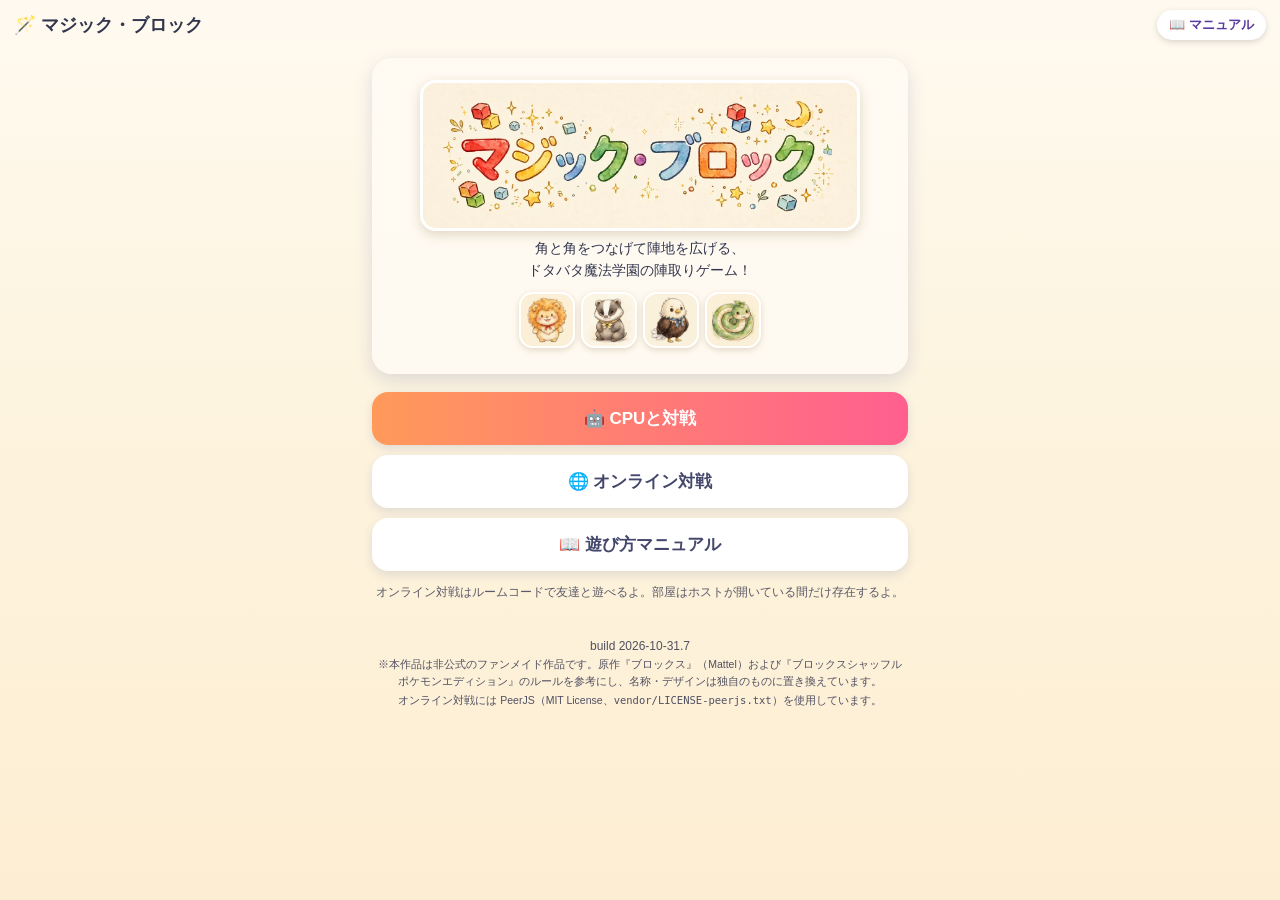
<file: index.html>
<!DOCTYPE html>
<html lang="ja">
<head>
<meta charset="UTF-8">
<meta name="viewport" content="width=device-width, initial-scale=1.0, maximum-scale=1.0, user-scalable=no">
<title>マジック・ブロック</title>
<link rel="stylesheet" href="css/style.css">
</head>
<body class="theme-normal">
<header class="app-header">
  <div class="logo">🪄 マジック・ブロック</div>
  <a class="manual-link" href="manual.html" target="_blank" rel="noopener">📖 マニュアル</a>
</header>

<main>
  <!-- ホーム -->
  <section id="screen-home" class="screen">
    <div class="title-card">
      <img id="title-logo" class="title-logo" alt="マジック・ブロック">
      <p class="tagline">角と角をつなげて陣地を広げる、<br>ドタバタ魔法学園の陣取りゲーム！</p>
      <div class="mascot-row"><img data-partner="lion" alt="ライオン"><img data-partner="badger" alt="アナグマ"><img data-partner="eagle" alt="ワシ"><img data-partner="snake" alt="ヘビ"></div>
    </div>
    <button id="btn-show-setup" class="big-btn primary">🤖 CPUと対戦</button>
    <button id="btn-show-online" class="big-btn">🌐 オンライン対戦</button>
    <a class="big-btn link-btn" href="manual.html" target="_blank" rel="noopener">📖 遊び方マニュアル</a>
    <p class="note">オンライン対戦はルームコードで友達と遊べるよ。部屋はホストが開いている間だけ存在するよ。</p>
  </section>

  <!-- オンライン：作成／参加 -->
  <section id="screen-online" class="screen" hidden>
    <h2>🌐 オンライン対戦</h2>
    <div class="field">
      <label>あなたの名前</label>
      <input type="text" id="online-name" maxlength="10" placeholder="名前を入力">
    </div>
    <div class="field">
      <label>部屋を作る</label>
      <button id="btn-create-room" class="big-btn primary">🏠 部屋を作る</button>
      <p class="note">作るとルームコードが発行されるよ。友達にコードを教えてね。</p>
    </div>
    <div class="field">
      <label>部屋に参加する</label>
      <input type="text" id="online-code" maxlength="6" placeholder="ルームコード（4〜6文字）" class="code-input">
      <button id="btn-join-room" class="big-btn">🚪 コードで参加する</button>
    </div>
    <p id="online-status" class="note"></p>
    <button id="btn-online-back" class="big-btn">もどる</button>
  </section>

  <!-- オンライン：ロビー -->
  <section id="screen-lobby" class="screen" hidden>
    <h2>🏠 オンラインロビー</h2>
    <div class="field" style="text-align:center">
      <div>ルームコード</div>
      <div id="lobby-code" class="room-code">-----</div>
      <p class="note" id="lobby-phase-note">友達にコードを教えて、集まるのを待ってね。</p>
    </div>
    <div class="field">
      <label>参加メンバー</label>
      <div id="lobby-members"></div>
    </div>
    <div class="field" id="lobby-host-controls" hidden>
      <label>ホスト操作</label>
      <div id="lobby-cpu-row">
        <div class="seg" id="seg-cpu-level">
          <button data-v="1">CPU よわい</button>
          <button data-v="2" class="on">CPU ふつう</button>
          <button data-v="3">CPU つよい</button>
        </div>
        <button id="btn-add-cpu" class="big-btn">🤖 CPUを追加</button>
      </div>
      <button id="btn-begin-select" class="big-btn primary">🎭 キャラ選択をはじめる</button>
      <div id="lobby-start-row" hidden>
        <div class="seg" id="seg-online-mode">
          <button data-v="normal" class="on">🏫 通常モード</button>
          <button data-v="wizard">🧙 魔法使いモード</button>
        </div>
        <button id="btn-start-game" class="big-btn primary">⚔️ 対戦開始！</button>
      </div>
    </div>
    <div class="field" id="lobby-guest-controls" hidden>
      <button id="btn-lobby-select" class="big-btn primary" hidden>🎭 キャラ・相棒を選ぶ</button>
      <p class="note" id="lobby-guest-note">ホストの操作を待っているよ…</p>
    </div>
    <p id="lobby-msg" class="note"></p>
    <button id="btn-lobby-leave" class="big-btn">部屋を出る</button>
  </section>

  <!-- 対戦設定 -->
  <section id="screen-setup" class="screen" hidden>
    <h2>対戦の設定</h2>
    <div class="field">
      <label>プレイヤー数</label>
      <div class="seg" id="seg-count">
        <button data-v="2">2人</button>
        <button data-v="3">3人</button>
        <button data-v="4" class="on">4人</button>
      </div>
    </div>
    <div class="field">
      <label>モード</label>
      <div class="seg" id="seg-mode">
        <button data-v="normal" class="on">🏫 通常モード</button>
        <button data-v="wizard">🧙 魔法使いモード</button>
      </div>
    </div>
    <div class="field">
      <label>CPUのつよさ</label>
      <div class="seg" id="seg-level">
        <button data-v="1">よわい</button>
        <button data-v="2" class="on">ふつう</button>
        <button data-v="3">つよい</button>
      </div>
    </div>
    <div class="field">
      <label>参加メンバー</label>
      <div id="seat-list"></div>
      <p class="note">「人間」にすると、この端末で交代しながら操作できるよ。</p>
    </div>
    <button id="btn-to-select" class="big-btn primary">キャラ選択へ ▶</button>
    <button id="btn-setup-back" class="big-btn">もどる</button>
  </section>

  <!-- キャラ選択 -->
  <section id="screen-select" class="screen" hidden>
    <h2 id="select-title">キャラ選択</h2>
    <p id="select-progress" class="note"></p>
    <div id="select-body"></div>
    <button id="btn-select-back" class="big-btn">設定にもどる</button>
  </section>

  <!-- 対戦 -->
  <section id="screen-game" class="screen" hidden>
    <div id="turn-banner"></div>
    <div id="players-strip"></div>
    <div id="board-wrap"><div id="board"></div></div>
    <div id="cards-area"></div>
    <div id="target-area" hidden></div>
    <div id="hand-area">
      <div id="hand-title"></div>
      <div id="hand-pieces"></div>
      <div id="piece-controls" hidden>
        <button id="btn-rotate">↻ 回転</button>
        <button id="btn-flip">⇋ 反転</button>
        <button id="btn-confirm" class="primary">✔ 決定</button>
        <button id="btn-cancel">やめる</button>
      </div>
    </div>
    <div id="turn-actions">
      <button id="btn-pass">パスする</button>
      <span id="msg"></span>
    </div>
    <div id="log"></div>
    <button id="btn-quit" class="big-btn">対戦をやめてホームへ</button>
  </section>

  <!-- 結果 -->
  <section id="screen-result" class="screen" hidden>
    <h2>🎉 結果発表</h2>
    <div id="winner-banner"></div>
    <div id="result-table"></div>
    <button id="btn-rematch" class="big-btn primary">🔁 同じメンバーでもう一度</button>
    <button id="btn-home" class="big-btn">ホームへ</button>
  </section>
</main>

<footer>
  <p>build 2026-10-31.7</p>
  <p class="fanmade">※本作品は非公式のファンメイド作品です。原作『ブロックス』（Mattel）および『ブロックスシャッフル ポケモンエディション』のルールを参考にし、名称・デザインは独自のものに置き換えています。</p>
  <p class="fanmade">オンライン対戦には PeerJS（MIT License、<code>vendor/LICENSE-peerjs.txt</code>）を使用しています。</p>
</footer>

<script src="js/pieces.js"></script>
<script src="js/logic.js"></script>
<script src="js/state.js"></script>
<script src="js/cpu.js"></script>
<script src="js/placeui.js"></script>
<script src="vendor/peerjs.min.js"></script>
<script src="js/net.js"></script>
<script src="js/session.js"></script>
<script src="js/assets.js"></script>
<script src="js/ui.js"></script>
</body>
</html>
</file>
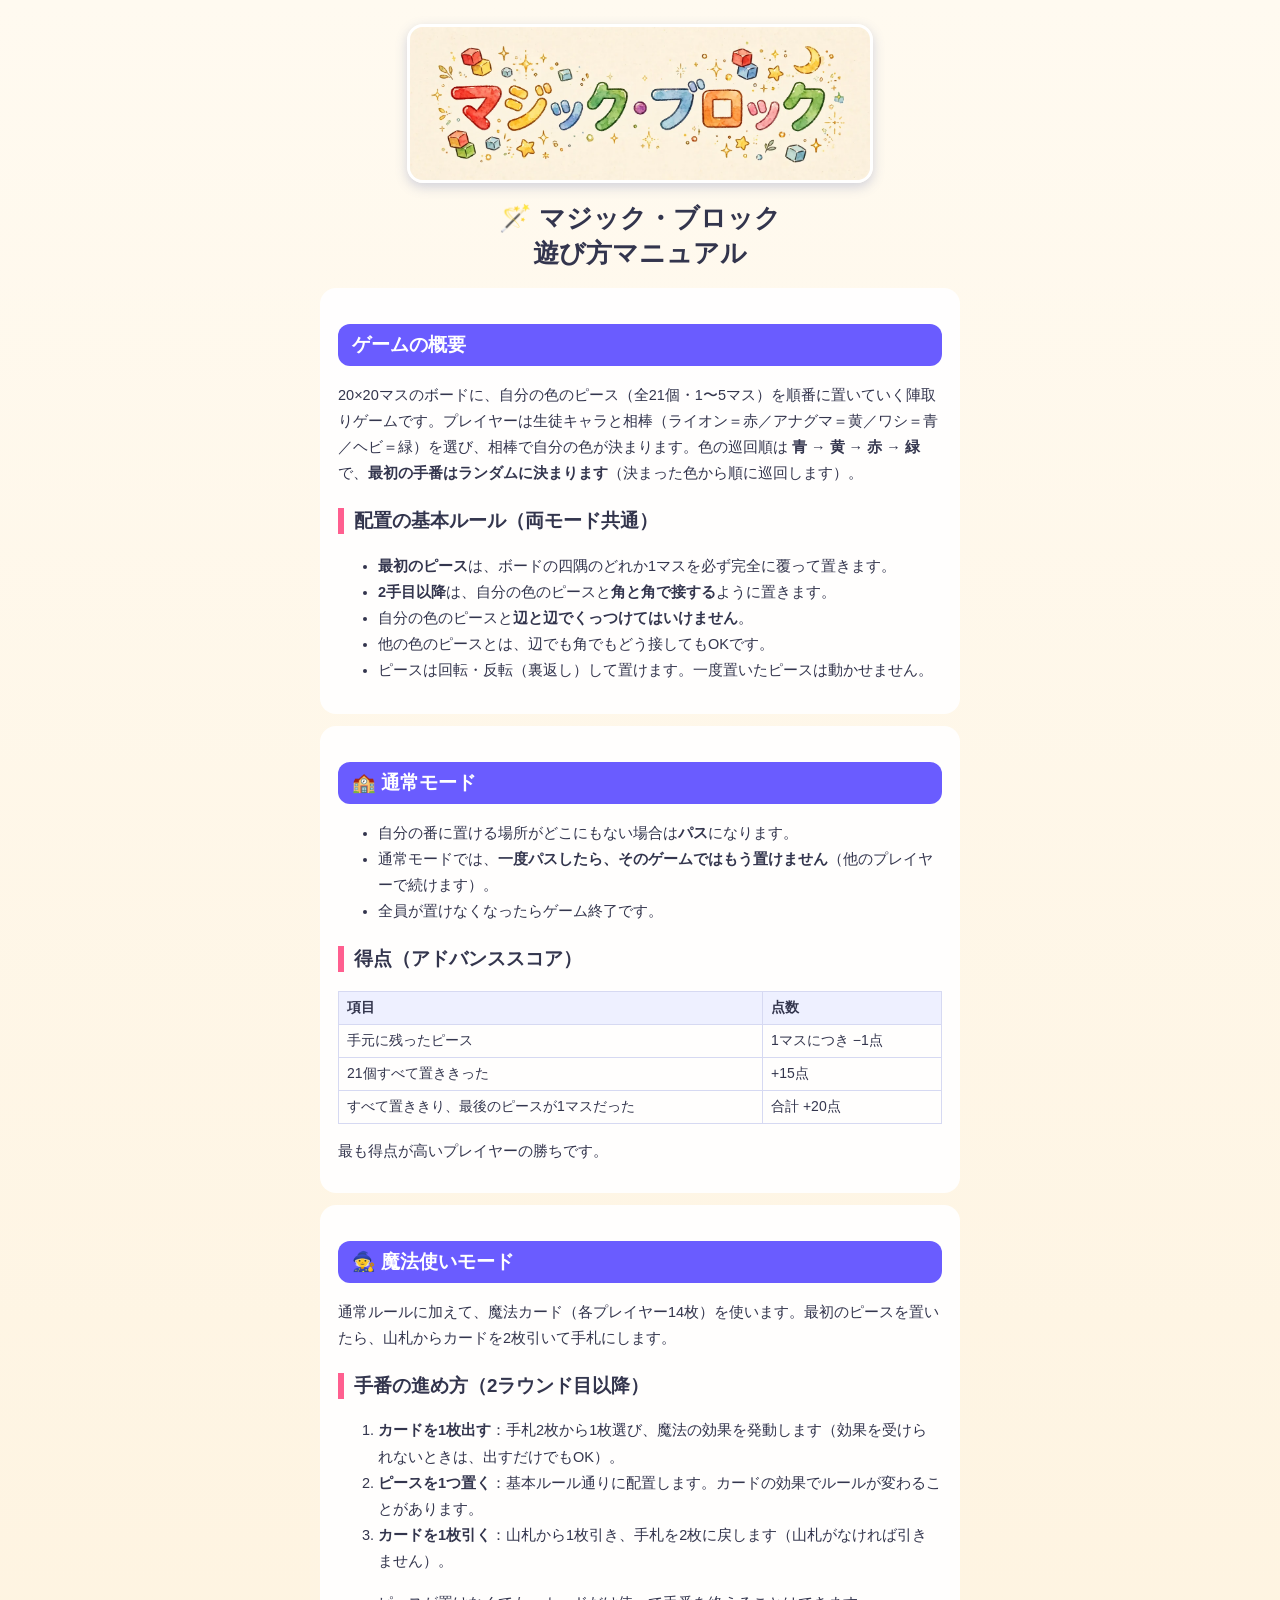
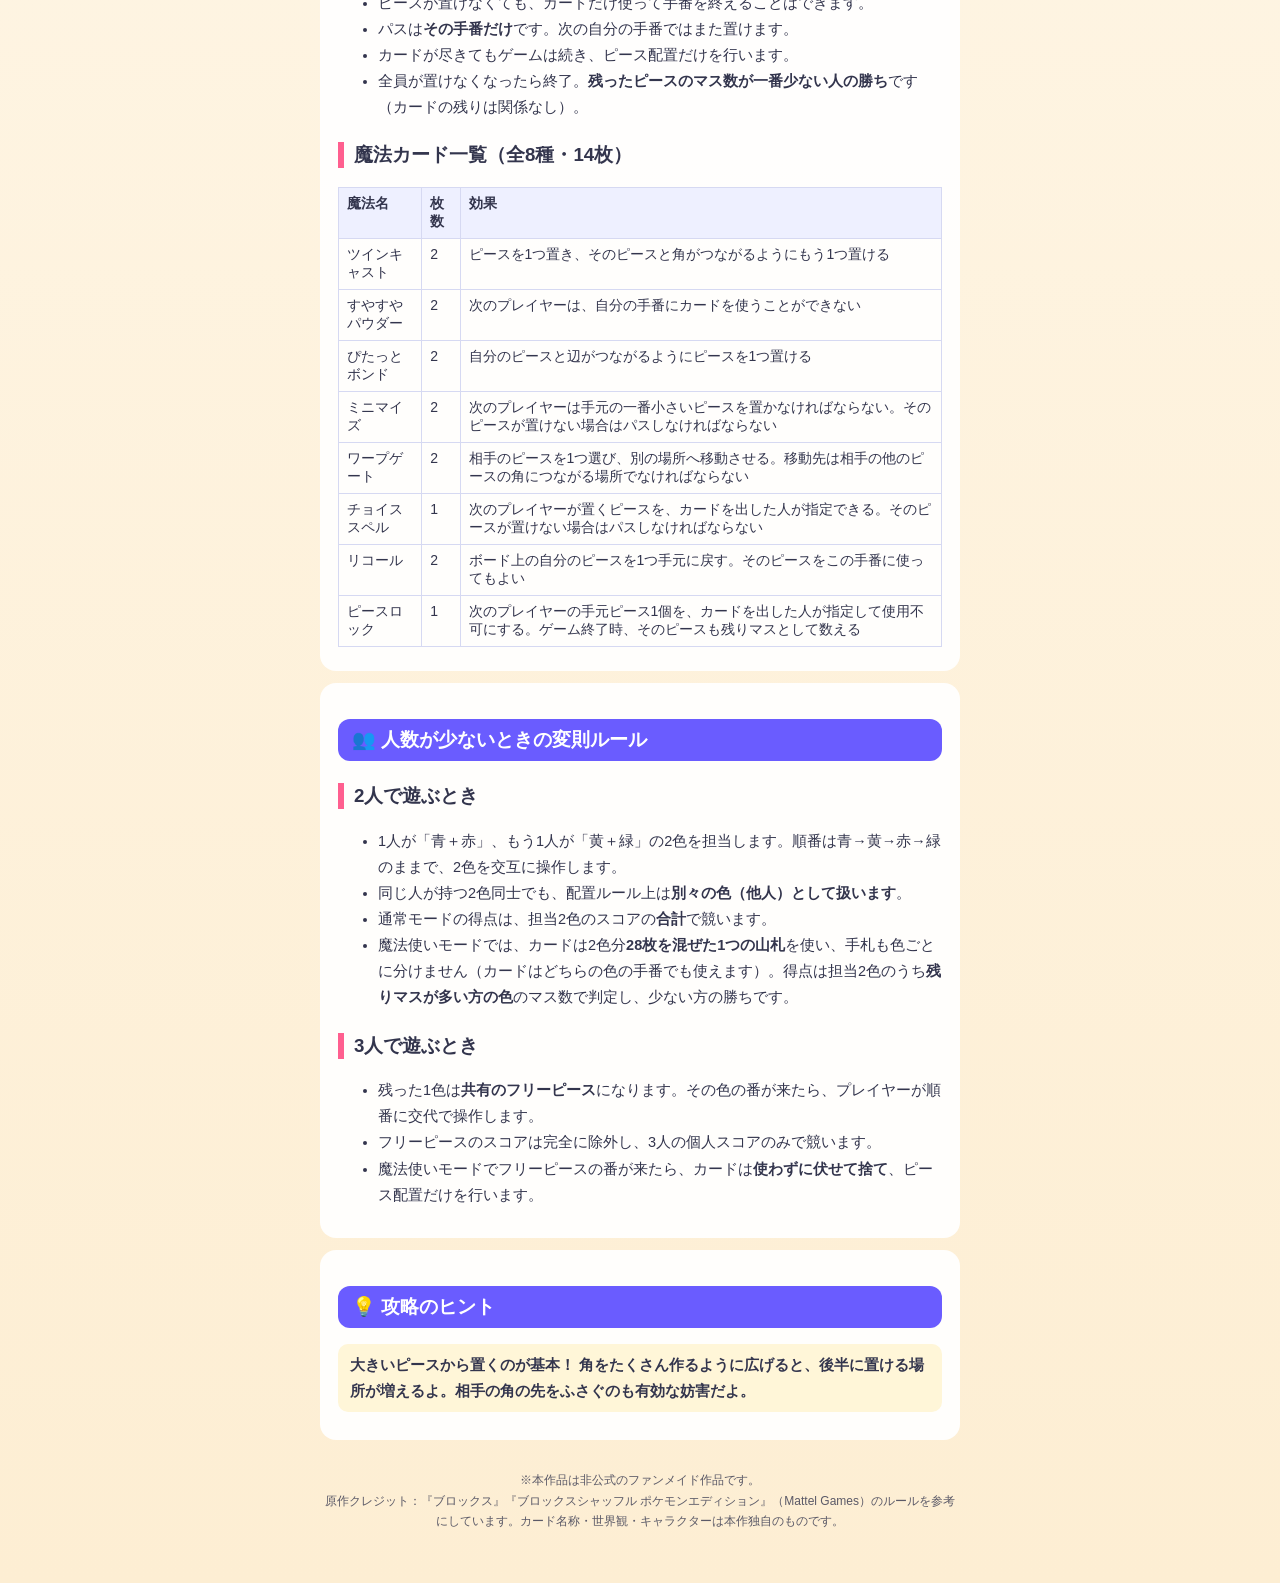
<file: manual.html>
<!DOCTYPE html>
<html lang="ja">
<head>
<meta charset="UTF-8">
<meta name="viewport" content="width=device-width, initial-scale=1.0">
<title>遊び方マニュアル｜マジック・ブロック</title>
<style>
  body { font-family: "Hiragino Maru Gothic ProN", "Hiragino Sans", "Noto Sans JP", sans-serif;
         background: linear-gradient(180deg, #fffaf0, #fdeed3); color: #33354d; margin: 0; }
  main { max-width: 640px; margin: 0 auto; padding: 20px 16px 40px; }
  h1 { text-align: center; font-size: 26px; }
  h2 { background: #6a5cff; color: #fff; border-radius: 12px; padding: 8px 14px; font-size: 19px; margin-top: 30px; }
  h3 { border-left: 6px solid #ff5f8f; padding-left: 10px; margin-top: 22px; }
  section { background: rgba(255,255,255,.92); border-radius: 16px; padding: 6px 18px 14px; margin: 12px 0; }
  table { width: 100%; border-collapse: collapse; font-size: 14px; margin: 10px 0; }
  th, td { border: 1px solid #d6d9f2; padding: 7px 8px; text-align: left; vertical-align: top; }
  th { background: #eef0ff; }
  li, p { line-height: 1.8; font-size: 14.5px; }
  .point { background: #fff6d8; border-radius: 10px; padding: 8px 12px; font-weight: 700; }
  .manual-logo { display: block; width: 100%; max-width: 460px; margin: 4px auto 12px; border-radius: 16px; border: 3px solid #fff; box-shadow: 0 4px 12px rgba(70,90,160,.25); }
  .credit { font-size: 12px; opacity: .8; text-align: center; margin-top: 30px; line-height: 1.7; }
</style>
</head>
<body>
<main>
  <img id="manual-logo" class="manual-logo" alt="マジック・ブロック">
  <h1>🪄 マジック・ブロック<br>遊び方マニュアル</h1>

  <section>
    <h2>ゲームの概要</h2>
    <p>20×20マスのボードに、自分の色のピース（全21個・1〜5マス）を順番に置いていく陣取りゲームです。プレイヤーは生徒キャラと相棒（ライオン＝赤／アナグマ＝黄／ワシ＝青／ヘビ＝緑）を選び、相棒で自分の色が決まります。色の巡回順は <strong>青 → 黄 → 赤 → 緑</strong> で、<strong>最初の手番はランダムに決まります</strong>（決まった色から順に巡回します）。</p>
    <h3>配置の基本ルール（両モード共通）</h3>
    <ul>
      <li><strong>最初のピース</strong>は、ボードの四隅のどれか1マスを必ず完全に覆って置きます。</li>
      <li><strong>2手目以降</strong>は、自分の色のピースと<strong>角と角で接する</strong>ように置きます。</li>
      <li>自分の色のピースと<strong>辺と辺でくっつけてはいけません</strong>。</li>
      <li>他の色のピースとは、辺でも角でもどう接してもOKです。</li>
      <li>ピースは回転・反転（裏返し）して置けます。一度置いたピースは動かせません。</li>
    </ul>
  </section>

  <section>
    <h2>🏫 通常モード</h2>
    <ul>
      <li>自分の番に置ける場所がどこにもない場合は<strong>パス</strong>になります。</li>
      <li>通常モードでは、<strong>一度パスしたら、そのゲームではもう置けません</strong>（他のプレイヤーで続けます）。</li>
      <li>全員が置けなくなったらゲーム終了です。</li>
    </ul>
    <h3>得点（アドバンススコア）</h3>
    <table>
      <tr><th>項目</th><th>点数</th></tr>
      <tr><td>手元に残ったピース</td><td>1マスにつき −1点</td></tr>
      <tr><td>21個すべて置ききった</td><td>+15点</td></tr>
      <tr><td>すべて置ききり、最後のピースが1マスだった</td><td>合計 +20点</td></tr>
    </table>
    <p>最も得点が高いプレイヤーの勝ちです。</p>
  </section>

  <section>
    <h2>🧙 魔法使いモード</h2>
    <p>通常ルールに加えて、魔法カード（各プレイヤー14枚）を使います。最初のピースを置いたら、山札からカードを2枚引いて手札にします。</p>
    <h3>手番の進め方（2ラウンド目以降）</h3>
    <ol>
      <li><strong>カードを1枚出す</strong>：手札2枚から1枚選び、魔法の効果を発動します（効果を受けられないときは、出すだけでもOK）。</li>
      <li><strong>ピースを1つ置く</strong>：基本ルール通りに配置します。カードの効果でルールが変わることがあります。</li>
      <li><strong>カードを1枚引く</strong>：山札から1枚引き、手札を2枚に戻します（山札がなければ引きません）。</li>
    </ol>
    <ul>
      <li>ピースが置けなくても、カードだけ使って手番を終えることはできます。</li>
      <li>パスは<strong>その手番だけ</strong>です。次の自分の手番ではまた置けます。</li>
      <li>カードが尽きてもゲームは続き、ピース配置だけを行います。</li>
      <li>全員が置けなくなったら終了。<strong>残ったピースのマス数が一番少ない人の勝ち</strong>です（カードの残りは関係なし）。</li>
    </ul>
    <h3>魔法カード一覧（全8種・14枚）</h3>
    <table>
      <tr><th>魔法名</th><th>枚数</th><th>効果</th></tr>
      <tr><td>ツインキャスト</td><td>2</td><td>ピースを1つ置き、そのピースと角がつながるようにもう1つ置ける</td></tr>
      <tr><td>すやすやパウダー</td><td>2</td><td>次のプレイヤーは、自分の手番にカードを使うことができない</td></tr>
      <tr><td>ぴたっとボンド</td><td>2</td><td>自分のピースと辺がつながるようにピースを1つ置ける</td></tr>
      <tr><td>ミニマイズ</td><td>2</td><td>次のプレイヤーは手元の一番小さいピースを置かなければならない。そのピースが置けない場合はパスしなければならない</td></tr>
      <tr><td>ワープゲート</td><td>2</td><td>相手のピースを1つ選び、別の場所へ移動させる。移動先は相手の他のピースの角につながる場所でなければならない</td></tr>
      <tr><td>チョイススペル</td><td>1</td><td>次のプレイヤーが置くピースを、カードを出した人が指定できる。そのピースが置けない場合はパスしなければならない</td></tr>
      <tr><td>リコール</td><td>2</td><td>ボード上の自分のピースを1つ手元に戻す。そのピースをこの手番に使ってもよい</td></tr>
      <tr><td>ピースロック</td><td>1</td><td>次のプレイヤーの手元ピース1個を、カードを出した人が指定して使用不可にする。ゲーム終了時、そのピースも残りマスとして数える</td></tr>
    </table>
  </section>

  <section>
    <h2>👥 人数が少ないときの変則ルール</h2>
    <h3>2人で遊ぶとき</h3>
    <ul>
      <li>1人が「青＋赤」、もう1人が「黄＋緑」の2色を担当します。順番は青→黄→赤→緑のままで、2色を交互に操作します。</li>
      <li>同じ人が持つ2色同士でも、配置ルール上は<strong>別々の色（他人）として扱います</strong>。</li>
      <li>通常モードの得点は、担当2色のスコアの<strong>合計</strong>で競います。</li>
      <li>魔法使いモードでは、カードは2色分<strong>28枚を混ぜた1つの山札</strong>を使い、手札も色ごとに分けません（カードはどちらの色の手番でも使えます）。得点は担当2色のうち<strong>残りマスが多い方の色</strong>のマス数で判定し、少ない方の勝ちです。</li>
    </ul>
    <h3>3人で遊ぶとき</h3>
    <ul>
      <li>残った1色は<strong>共有のフリーピース</strong>になります。その色の番が来たら、プレイヤーが順番に交代で操作します。</li>
      <li>フリーピースのスコアは完全に除外し、3人の個人スコアのみで競います。</li>
      <li>魔法使いモードでフリーピースの番が来たら、カードは<strong>使わずに伏せて捨て</strong>、ピース配置だけを行います。</li>
    </ul>
  </section>

  <section>
    <h2>💡 攻略のヒント</h2>
    <p class="point">大きいピースから置くのが基本！ 角をたくさん作るように広げると、後半に置ける場所が増えるよ。相手の角の先をふさぐのも有効な妨害だよ。</p>
  </section>

  <p class="credit">※本作品は非公式のファンメイド作品です。<br>
  原作クレジット：『ブロックス』『ブロックスシャッフル ポケモンエディション』（Mattel Games）のルールを参考にしています。カード名称・世界観・キャラクターは本作独自のものです。</p>
</main>
<script src="js/assets.js"></script>
<script>document.getElementById('manual-logo').src = window.MagicAssets.logo;</script>
</body>
</html>
</file>
<file: css/style.css>
/* マジック・ブロック UI スタイル（スマホ前提・ポップで可愛い） */
* { box-sizing: border-box; -webkit-tap-highlight-color: transparent; }
html, body { margin: 0; padding: 0; }
body {
  font-family: "Hiragino Maru Gothic ProN", "Hiragino Sans", "Noto Sans JP", sans-serif;
  color: #33354d;
  min-height: 100vh;
  transition: background 0.4s;
}
body.theme-normal {
  background: linear-gradient(180deg, #fffaf0 0%, #fdf3dd 50%, #fdeed3 100%);
}
body.theme-wizard {
  background:
    radial-gradient(2px 2px at 20% 30%, #fff 60%, transparent 61%),
    radial-gradient(2px 2px at 70% 15%, #ffe9a8 60%, transparent 61%),
    radial-gradient(1.5px 1.5px at 85% 45%, #fff 60%, transparent 61%),
    radial-gradient(1.5px 1.5px at 40% 10%, #fff 60%, transparent 61%),
    radial-gradient(2px 2px at 55% 35%, #ffd1f2 60%, transparent 61%),
    linear-gradient(180deg, #241b4d 0%, #3d2a7a 55%, #5b3a9e 100%);
  color: #f2efff;
}
.app-header {
  display: flex; justify-content: space-between; align-items: center;
  padding: 10px 14px;
}
.logo { font-weight: 900; font-size: 18px; }
.manual-link {
  background: #fff; color: #5b3a9e; text-decoration: none; font-weight: 700;
  padding: 6px 12px; border-radius: 999px; font-size: 13px; box-shadow: 0 2px 6px rgba(0,0,0,.15);
}
main { max-width: 560px; margin: 0 auto; padding: 0 12px 16px; }
.screen h2 { text-align: center; margin: 10px 0 14px; }

/* ホーム */
.title-card {
  background: rgba(255,251,243,.9); border-radius: 20px; padding: 22px 16px;
  text-align: center; box-shadow: 0 6px 18px rgba(70,90,160,.18); margin: 8px 0 18px;
  color: #33354d;
}
.title-card h1 { margin: 6px 0; font-size: 30px; letter-spacing: .04em; }
.title-logo {
  display: block; width: 100%; max-width: 440px; margin: 0 auto 6px;
  border-radius: 16px; border: 3px solid #fff; box-shadow: 0 4px 12px rgba(120,90,40,.22);
}
.title-emoji { font-size: 40px; }
.tagline { margin: 4px 0 10px; line-height: 1.6; font-size: 14px; }
.mascot-row { margin-top: 8px; }
.mascot-row img {
  width: 56px; height: 56px; object-fit: cover; border-radius: 14px; margin: 0 3px;
  border: 2px solid #fff; box-shadow: 0 2px 6px rgba(120,90,40,.22);
}
.big-btn {
  display: block; width: 100%; margin: 10px 0; padding: 15px; font-size: 17px; font-weight: 800;
  border: none; border-radius: 16px; background: #fff; color: #44476b;
  box-shadow: 0 4px 10px rgba(70,90,160,.15); cursor: pointer; text-align: center; text-decoration: none;
}
.big-btn.primary { background: linear-gradient(90deg, #ff9a5a, #ff5f8f); color: #fff; }
.big-btn:disabled { opacity: .55; cursor: not-allowed; }
.big-btn .badge {
  background: #888; color: #fff; font-size: 11px; border-radius: 999px;
  padding: 2px 8px; margin-left: 8px; vertical-align: middle;
}
.note { font-size: 12px; opacity: .8; text-align: center; line-height: 1.6; }

/* 設定 */
.field { background: rgba(255,251,243,.92); border-radius: 16px; padding: 12px 14px; margin: 10px 0; color: #33354d; }
.field label { font-weight: 800; font-size: 14px; display: block; margin-bottom: 8px; }
.seg { display: flex; gap: 8px; flex-wrap: wrap; }
.seg button {
  flex: 1; padding: 10px 6px; border-radius: 12px; border: 2px solid #d6d9f2; background: #fff;
  font-weight: 700; font-size: 15px; cursor: pointer; color: #44476b; min-width: 70px;
}
.seg button.on { background: #6a5cff; border-color: #6a5cff; color: #fff; }
.seat-row { display: flex; gap: 8px; align-items: center; margin: 6px 0; }
.seat-row .seat-label { font-weight: 700; width: 86px; font-size: 14px; }
.seat-row input[type="text"] {
  flex: 1; padding: 9px; border-radius: 10px; border: 2px solid #d6d9f2; font-size: 15px; min-width: 0;
}
.seat-row select { padding: 9px; border-radius: 10px; border: 2px solid #d6d9f2; font-size: 15px; background: #fff; }

/* キャラ選択 */
.choice-grid { display: grid; grid-template-columns: 1fr 1fr; gap: 10px; margin: 12px 0; }
.choice-card {
  background: rgba(255,251,243,.95); border: 3px solid transparent; border-radius: 18px;
  padding: 16px 8px; text-align: center; cursor: pointer; color: #33354d;
  box-shadow: 0 4px 10px rgba(70,90,160,.15); font-size: 15px; font-weight: 700;
}
.choice-card .big-emoji { font-size: 44px; display: block; margin-bottom: 6px; }
.choice-card .choice-img {
  width: 88px; height: 88px; object-fit: cover; display: block; margin: 0 auto 6px;
  border-radius: 14px; border: 2px solid #f3e9d2; box-shadow: 0 2px 6px rgba(120,90,40,.18);
}
.choice-card .forms { font-size: 12px; opacity: .75; font-weight: 400; display: block; margin-top: 4px; }
.choice-card.disabled { opacity: .35; cursor: not-allowed; }
.choice-card.selected { border-color: #ff5f8f; background: #fff0f5; box-shadow: 0 0 0 2px rgba(255,95,143,.35), 0 4px 10px rgba(70,90,160,.15); }
.back-nav { margin: 14px 0 4px; }
.choice-card .color-chip { display: inline-block; width: 14px; height: 14px; border-radius: 4px; vertical-align: -2px; margin-right: 4px; }
.step-title { text-align: center; font-weight: 800; font-size: 17px; margin-top: 6px; }

/* 対戦画面 */
#turn-banner {
  border-radius: 14px; padding: 10px 12px; font-weight: 800; text-align: center;
  background: rgba(255,251,243,.94); color: #33354d; box-shadow: 0 3px 8px rgba(0,0,0,.12);
  font-size: 15px; line-height: 1.5;
}
#turn-banner .sub { font-weight: 400; font-size: 13px; display: block; }
#players-strip { display: flex; gap: 6px; margin: 10px 0; flex-wrap: wrap; }
.p-chip {
  flex: 1; min-width: 70px; background: rgba(255,251,243,.92); color: #33354d; border-radius: 12px;
  padding: 6px 8px; font-size: 12px; line-height: 1.5; border: 3px solid transparent;
}
.p-chip.turn { border-color: #ffb020; }
.p-chip .dot { display: inline-block; width: 11px; height: 11px; border-radius: 3px; margin-right: 4px; vertical-align: -1px; }
.p-chip .pname { font-weight: 800; font-size: 13px; }
.c-blue { background: #3f8cff !important; }
.c-yellow { background: #ffc61a !important; }
.c-red { background: #ff5252 !important; }
.c-green { background: #37c978 !important; }
.dot-blue { background: #3f8cff; } .dot-yellow { background: #ffc61a; }
.dot-red { background: #ff5252; } .dot-green { background: #37c978; }

#board-wrap { display: flex; justify-content: center; margin: 6px 0 10px; }
#board {
  display: grid; grid-template-columns: repeat(20, 1fr); gap: 1px;
  width: min(94vw, 500px); aspect-ratio: 1; background: #cfd6ea; padding: 4px;
  border-radius: 12px; box-shadow: 0 6px 16px rgba(30,30,80,.25);
}
body.theme-wizard #board { background: #241b4d; }
.cell { background: #eef1fa; border-radius: 2px; position: relative; }
body.theme-wizard .cell { background: #4a3d85; }
.cell.c-blue, .cell.c-yellow, .cell.c-red, .cell.c-green { box-shadow: inset 0 0 0 1px rgba(0,0,0,.18); }
.cell.hl { background: #ffe082; cursor: pointer; animation: pulse 1s infinite alternate; }
body.theme-wizard .cell.hl { background: #ffd54f; }
.cell.tent { opacity: .55; outline: 2px solid #333; outline-offset: -2px; }
.cell.targetable { outline: 3px solid #ff4081; outline-offset: -3px; cursor: pointer; }
@keyframes pulse { from { filter: brightness(1); } to { filter: brightness(1.18); } }

/* 手札カード */
#cards-area { display: flex; gap: 8px; margin: 8px 0; }
.magic-card {
  flex: 1; border-radius: 14px; padding: 10px; cursor: pointer; text-align: left;
  background: linear-gradient(160deg, #7b5cff, #b388ff); color: #fff; border: 2px solid #e6dbff;
  box-shadow: 0 4px 10px rgba(60,30,140,.35);
}
.magic-card .cname { font-weight: 900; font-size: 15px; display: block; margin-bottom: 4px; }
.magic-card .cdesc { font-size: 11.5px; line-height: 1.5; display: block; opacity: .95; }
.magic-card-back {
  flex: 1; border-radius: 14px; padding: 10px; text-align: center;
  background: repeating-linear-gradient(45deg, #4a3d85, #4a3d85 8px, #54468f 8px, #54468f 16px);
  color: #cfc4ff; border: 2px solid #6a5cb0; font-size: 13px;
}
#cards-note { font-size: 13px; text-align: center; margin: 6px 0; font-weight: 700; }

/* 対象指定エリア */
#target-area {
  background: rgba(255,251,243,.95); color: #33354d; border-radius: 14px; padding: 10px 12px; margin: 8px 0;
}
#target-area .t-title { font-weight: 800; margin-bottom: 8px; font-size: 14px; }
#target-area button, #piece-controls button, #turn-actions button {
  padding: 9px 14px; border-radius: 999px; border: 2px solid #d6d9f2; background: #fff;
  font-weight: 700; cursor: pointer; font-size: 14px; color: #44476b;
}
#target-area button.primary, #piece-controls button.primary { background: #ff5f8f; border-color: #ff5f8f; color: #fff; }

/* 手持ちピース */
#hand-area { background: rgba(255,251,243,.92); border-radius: 16px; padding: 10px 12px; color: #33354d; }
#hand-title { font-weight: 800; font-size: 14px; margin-bottom: 8px; }
#hand-pieces { display: flex; flex-wrap: wrap; gap: 8px; }
.piece-btn {
  border: 2px solid #d6d9f2; background: #fff; border-radius: 10px; padding: 5px; cursor: pointer;
  display: flex; flex-direction: column; align-items: center; gap: 2px;
}
.piece-btn.selected { border-color: #ff5f8f; background: #fff0f5; }
.piece-btn.locked { opacity: .45; cursor: not-allowed; }
.piece-btn.unplaceable { opacity: .35; filter: grayscale(1); cursor: not-allowed; }
.piece-btn.unplaceable .psize { color: #c0392b; font-weight: 700; }
.piece-btn .psize { font-size: 10px; color: #888; }
.mini { display: grid; gap: 1px; }
.mini i { width: 9px; height: 9px; border-radius: 2px; background: transparent; }
.mini i.f { box-shadow: inset 0 0 0 1px rgba(0,0,0,.15); }
#piece-controls { display: flex; gap: 8px; margin-top: 10px; flex-wrap: wrap; }
#turn-actions { display: flex; gap: 10px; align-items: center; margin: 10px 0; }
#btn-pass { background: #fff; }
#msg { font-size: 13px; font-weight: 700; color: #ff4081; }
body.theme-wizard #msg { color: #ffd1ec; }
#log {
  font-size: 12px; max-height: 96px; overflow-y: auto; background: rgba(255,251,243,.75);
  color: #55587a; border-radius: 10px; padding: 8px 10px; line-height: 1.7;
}

/* 結果 */
#winner-banner {
  text-align: center; font-size: 20px; font-weight: 900; background: rgba(255,251,243,.95);
  color: #33354d; border-radius: 16px; padding: 16px 10px; margin-bottom: 12px; line-height: 1.6;
}
#result-table { background: rgba(255,251,243,.95); color: #33354d; border-radius: 16px; padding: 12px 14px; }
#result-table table { width: 100%; border-collapse: collapse; font-size: 14px; }
#result-table th, #result-table td { padding: 7px 6px; border-bottom: 1px solid #e3e6f5; text-align: left; }
#result-table tr.win td { background: #fff6d8; font-weight: 800; }

/* オンライン */
#screen-online input[type="text"], #screen-setup input[type="text"] {
  width: 100%; padding: 11px; border-radius: 10px; border: 2px solid #d6d9f2;
  font-size: 16px; margin-bottom: 8px; background: #fff; color: #33354d;
}
#screen-online .code-input { text-transform: uppercase; letter-spacing: .2em; font-weight: 800; text-align: center; }
.room-code {
  font-size: 34px; font-weight: 900; letter-spacing: .3em; color: #6a5cff;
  margin: 4px 0; text-indent: .3em;
}
.member-row {
  display: flex; align-items: center; gap: 8px; padding: 8px 10px; margin: 6px 0;
  background: #fff; border-radius: 12px; border: 2px solid #e3e6f5; font-size: 14px;
}
.member-row .m-name { font-weight: 800; flex: 1; }
.member-row .m-status { font-size: 12px; opacity: .85; text-align: right; }
.member-row.offline { opacity: .5; }
.member-row.me { border-color: #ffb020; }
#lobby-host-controls .big-btn, #lobby-guest-controls .big-btn { margin: 8px 0; }
#seg-cpu-level, #seg-online-mode { margin-bottom: 8px; }

/* イラスト素材のアイコン類（角丸＋枠線のイラストカード風） */
.face-pair { display: inline-flex; gap: 3px; align-items: center; vertical-align: middle; }
.face-pair img { object-fit: cover; background: #fdf6e9; }
.avatar {
  width: 34px; height: 34px; border-radius: 10px;
  border: 2px solid #fff; box-shadow: 0 1px 4px rgba(60,40,10,.25);
}
.avatar-mini {
  width: 26px; height: 26px; border-radius: 8px;
  border: 2px solid #fff; box-shadow: 0 1px 3px rgba(60,40,10,.22);
}
.partner-mini {
  width: 22px; height: 22px; border-radius: 7px;
  border: 2px solid #fff; box-shadow: 0 1px 3px rgba(60,40,10,.22);
}
.banner-avatar {
  width: 32px; height: 32px; border-radius: 9px;
  border: 2px solid #fff; box-shadow: 0 1px 4px rgba(60,40,10,.25);
}
.banner-partner {
  width: 26px; height: 26px; border-radius: 8px;
  border: 2px solid #fff; box-shadow: 0 1px 3px rgba(60,40,10,.22);
}
#turn-banner .face-pair { margin-right: 6px; }
.p-chip .face-pair { margin-right: 4px; }
.member-row .face-pair { flex: none; }
#winner-banner .face-pair, #result-table .face-pair { margin-right: 4px; }

footer { max-width: 560px; margin: 0 auto; padding: 6px 14px 22px; text-align: center; font-size: 12px; opacity: .85; }
footer p { margin: 3px 0; }
.fanmade { font-size: 10.5px; line-height: 1.6; }
</file>
